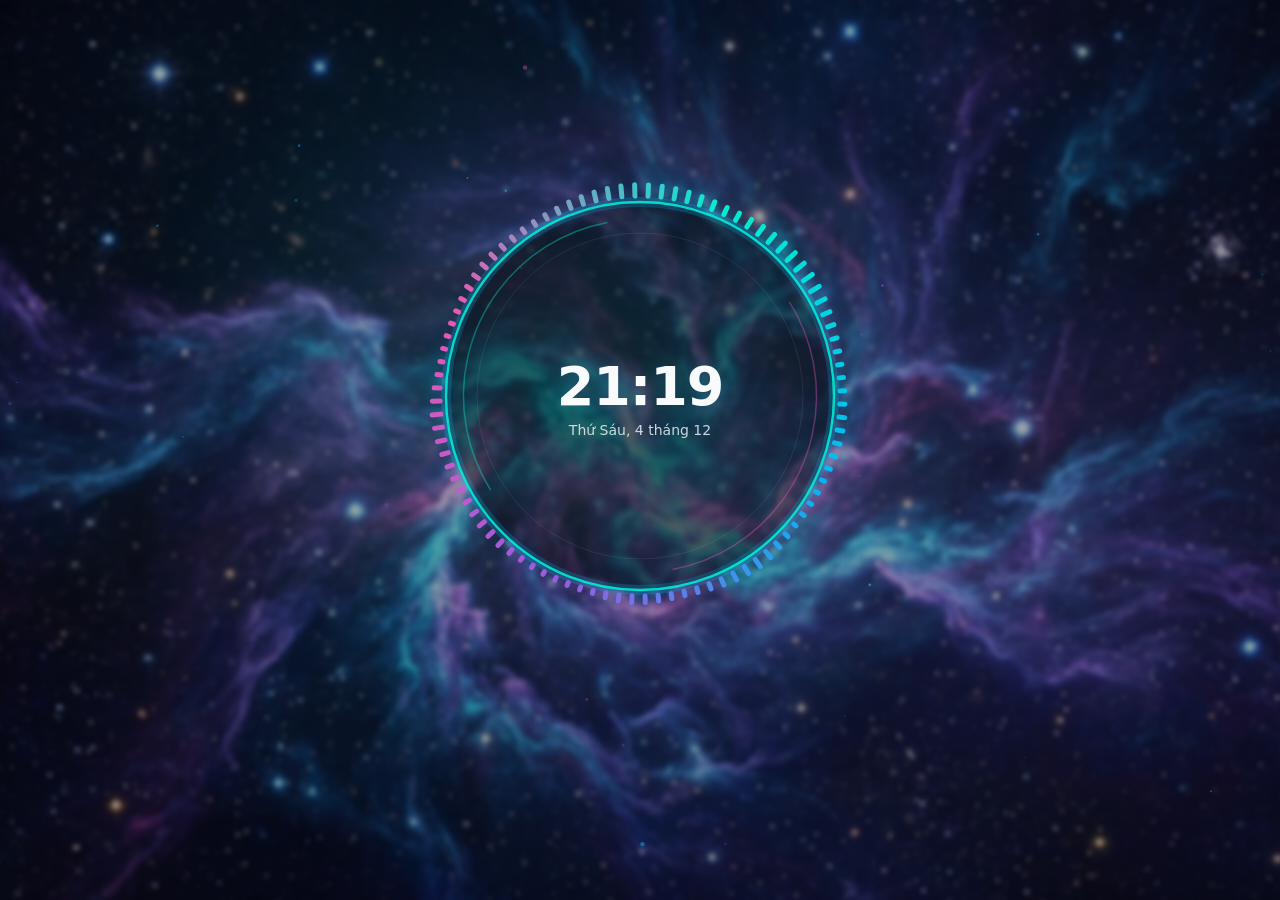
<file: public/lively-index.html>
<!doctype html>
<html lang="vi">
  <head>
    <meta charset="UTF-8" />
    <meta name="viewport" content="width=device-width, initial-scale=1.0" />
    <title>Vòng Tròn Nhạc — Lively Wallpaper</title>
    <style>
      * {
        box-sizing: border-box;
        margin: 0;
        padding: 0;
      }
      html,
      body {
        width: 100%;
        height: 100%;
        overflow: hidden;
        background: #07090e;
        color: #f8fafc;
        font-family: 'Segoe UI', system-ui, -apple-system, sans-serif;
        user-select: none;
      }
      #visualizer-canvas {
        position: fixed;
        inset: 0;
        width: 100%;
        height: 100%;
        display: block;
      }
      #center-hud {
        position: fixed;
        left: 50%;
        top: 46%;
        transform: translate(-50%, -50%);
        text-align: center;
        pointer-events: none;
        width: min(38vmin, 320px);
        z-index: 10;
      }
      #album-art {
        width: 48px;
        height: 48px;
        border-radius: 9999px;
        object-fit: cover;
        margin: 0 auto 10px;
        border: 1px solid rgba(255, 255, 255, 0.25);
        display: none;
      }
      #clock-time {
        font-size: clamp(2.5rem, 6vmin, 4rem);
        font-weight: 700;
        letter-spacing: -0.02em;
        font-variant-numeric: tabular-nums;
        text-shadow: 0 0 24px rgba(34, 211, 238, 0.45);
      }
      #clock-date {
        margin-top: 4px;
        font-size: 0.875rem;
        color: rgba(226, 232, 240, 0.9);
      }
      #track-info {
        margin-top: 10px;
      }
      #track-title {
        font-size: 0.9rem;
        font-weight: 600;
        white-space: nowrap;
        overflow: hidden;
        text-overflow: ellipsis;
      }
      #track-artist {
        font-size: 0.75rem;
        color: rgba(203, 213, 225, 0.8);
        white-space: nowrap;
        overflow: hidden;
        text-overflow: ellipsis;
      }
      #lyrics-container {
        position: fixed;
        left: 50%;
        top: calc(46% + min(24vmin, 215px));
        transform: translateX(-50%);
        width: min(92vw, 680px);
        text-align: center;
        pointer-events: none;
        z-index: 10;
      }
      #lyric-prev,
      #lyric-next {
        font-size: 0.9rem;
        color: rgba(248, 250, 252, 0.45);
        margin: 4px 0;
      }
      #lyric-current {
        font-size: 1.25rem;
        font-weight: 600;
        text-shadow: 0 0 18px rgba(34, 211, 238, 0.4);
        transition: opacity 0.25s ease;
      }
    </style>
  </head>
  <body>
    <canvas id="visualizer-canvas"></canvas>
    <div id="center-hud">
      <img id="album-art" alt="Ảnh bìa album" />
      <div id="clock-time">00:00</div>
      <div id="clock-date"></div>
      <div id="track-info">
        <div id="track-title"></div>
        <div id="track-artist"></div>
      </div>
    </div>
    <div id="lyrics-container">
      <div id="lyric-prev"></div>
      <div id="lyric-current"></div>
      <div id="lyric-next"></div>
    </div>
    <script src="./lively-app.js"></script>
  </body>
</html>
</file>
